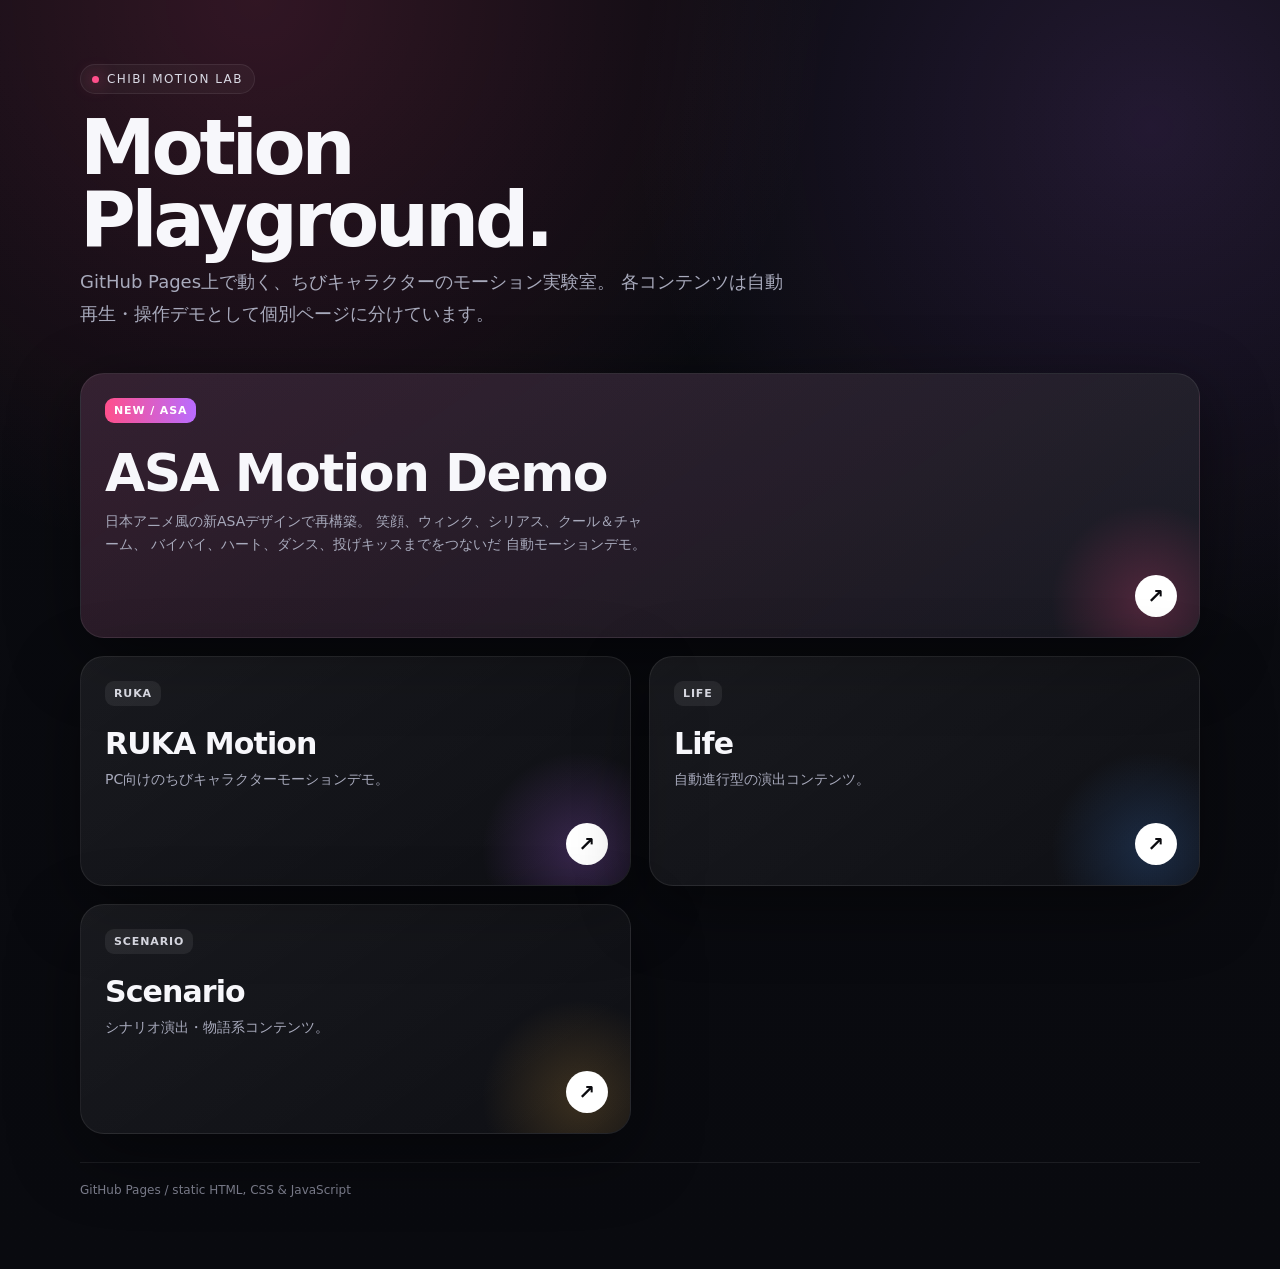
<file: index.html>
<!doctype html>
<html lang="ja">
<head>
  <meta charset="utf-8" />
  <meta name="viewport" content="width=device-width, initial-scale=1, viewport-fit=cover" />
  <meta name="theme-color" content="#0b0b0f" />
  <title>CHIBI MOTION LAB</title>
  <style>
    :root{
      --bg:#090a0f;
      --panel:#12141c;
      --panel2:#171a24;
      --text:#f7f7fb;
      --muted:#a8aabc;
      --line:rgba(255,255,255,.08);
      --accent:#ff4f8b;
      --accent2:#b96cff;
      --shadow:0 20px 70px rgba(0,0,0,.45);
    }
    *{box-sizing:border-box}
    html,body{margin:0;min-height:100%;background:var(--bg);color:var(--text);font-family:
      Inter,ui-sans-serif,system-ui,-apple-system,BlinkMacSystemFont,"Segoe UI","Noto Sans JP",sans-serif}
    body{
      min-height:100svh;
      background:
        radial-gradient(circle at 20% 0%, rgba(255,79,139,.16), transparent 35%),
        radial-gradient(circle at 90% 10%, rgba(185,108,255,.14), transparent 32%),
        linear-gradient(180deg,#0a0b10 0%,#090a0f 100%);
    }
    a{color:inherit;text-decoration:none}
    .wrap{width:min(1120px,92vw);margin:0 auto;padding:64px 0 72px}
    .eyebrow{
      display:inline-flex;align-items:center;gap:8px;
      padding:7px 11px;border:1px solid var(--line);
      border-radius:999px;color:#d9d9e4;background:rgba(255,255,255,.035);
      font-size:12px;letter-spacing:.12em;text-transform:uppercase
    }
    .dot{width:7px;height:7px;border-radius:50%;background:var(--accent);box-shadow:0 0 18px var(--accent)}
    h1{
      margin:18px 0 10px;font-size:clamp(36px,7vw,76px);line-height:.95;
      letter-spacing:-.055em;font-weight:900
    }
    .lead{
      max-width:720px;margin:0;color:var(--muted);font-size:clamp(14px,2.5vw,18px);line-height:1.75
    }
    .grid{
      display:grid;grid-template-columns:repeat(2,minmax(0,1fr));
      gap:18px;margin-top:44px
    }
    .card{
      position:relative;overflow:hidden;min-height:230px;padding:24px;
      border:1px solid var(--line);border-radius:24px;
      background:linear-gradient(145deg,rgba(255,255,255,.065),rgba(255,255,255,.025));
      box-shadow:var(--shadow);
      transition:transform .22s ease,border-color .22s ease,background .22s ease;
      isolation:isolate
    }
    .card:hover{
      transform:translateY(-4px);
      border-color:rgba(255,255,255,.18);
      background:linear-gradient(145deg,rgba(255,255,255,.09),rgba(255,255,255,.035))
    }
    .card::before{
      content:"";position:absolute;inset:auto -55px -70px auto;width:210px;height:210px;border-radius:50%;
      background:radial-gradient(circle,rgba(255,79,139,.24),transparent 66%);z-index:-1
    }
    .card.purple::before{background:radial-gradient(circle,rgba(185,108,255,.24),transparent 66%)}
    .card.blue::before{background:radial-gradient(circle,rgba(75,150,255,.20),transparent 66%)}
    .card.gold::before{background:radial-gradient(circle,rgba(255,188,75,.18),transparent 66%)}
    .tag{
      display:inline-block;padding:6px 9px;border-radius:9px;background:rgba(255,255,255,.07);
      color:#d5d6df;font-size:11px;font-weight:700;letter-spacing:.08em
    }
    .card h2{margin:20px 0 7px;font-size:30px;letter-spacing:-.03em}
    .card p{margin:0;color:var(--muted);line-height:1.65;font-size:14px;max-width:34rem}
    .go{
      position:absolute;right:22px;bottom:20px;width:42px;height:42px;border-radius:50%;
      display:grid;place-items:center;background:#fff;color:#0b0b0f;font-size:20px;font-weight:900
    }
    .asa{
      grid-column:1/-1;min-height:265px;
      background:
        linear-gradient(145deg,rgba(255,79,139,.13),rgba(255,255,255,.025)),
        linear-gradient(180deg,var(--panel2),var(--panel));
    }
    .asa h2{font-size:clamp(34px,5vw,52px)}
    .new{
      color:white;background:linear-gradient(90deg,var(--accent),var(--accent2));
      border:0
    }
    footer{
      margin-top:28px;padding-top:20px;border-top:1px solid var(--line);
      color:#7f8190;font-size:12px
    }
    @media (max-width:760px){
      .wrap{padding:38px 0 54px}
      .grid{grid-template-columns:1fr;gap:14px;margin-top:32px}
      .asa{grid-column:auto}
      .card{min-height:200px;padding:20px;border-radius:20px}
      .asa{min-height:230px}
      .card h2{font-size:27px}
      .go{right:18px;bottom:18px}
    }
  </style>
</head>
<body>
  <main class="wrap">
    <div class="eyebrow"><span class="dot"></span> CHIBI MOTION LAB</div>
    <h1>Motion<br>Playground.</h1>
    <p class="lead">
      GitHub Pages上で動く、ちびキャラクターのモーション実験室。
      各コンテンツは自動再生・操作デモとして個別ページに分けています。
    </p>

    <section class="grid">
      <a class="card asa" href="./asa-chibi-motion-demo/">
        <span class="tag new">NEW / ASA</span>
        <h2>ASA Motion Demo</h2>
        <p>
          日本アニメ風の新ASAデザインで再構築。
          笑顔、ウィンク、シリアス、クール＆チャーム、
          バイバイ、ハート、ダンス、投げキッスまでをつないだ
          自動モーションデモ。
        </p>
        <span class="go" aria-hidden="true">↗</span>
      </a>

      <a class="card purple" href="./ruka-motion-pc/">
        <span class="tag">RUKA</span>
        <h2>RUKA Motion</h2>
        <p>PC向けのちびキャラクターモーションデモ。</p>
        <span class="go" aria-hidden="true">↗</span>
      </a>

      <a class="card blue" href="./life/">
        <span class="tag">LIFE</span>
        <h2>Life</h2>
        <p>自動進行型の演出コンテンツ。</p>
        <span class="go" aria-hidden="true">↗</span>
      </a>

      <a class="card gold" href="./scenario/">
        <span class="tag">SCENARIO</span>
        <h2>Scenario</h2>
        <p>シナリオ演出・物語系コンテンツ。</p>
        <span class="go" aria-hidden="true">↗</span>
      </a>
    </section>

    <footer>
      GitHub Pages / static HTML, CSS & JavaScript
    </footer>
  </main>
</body>
</html>
</file>
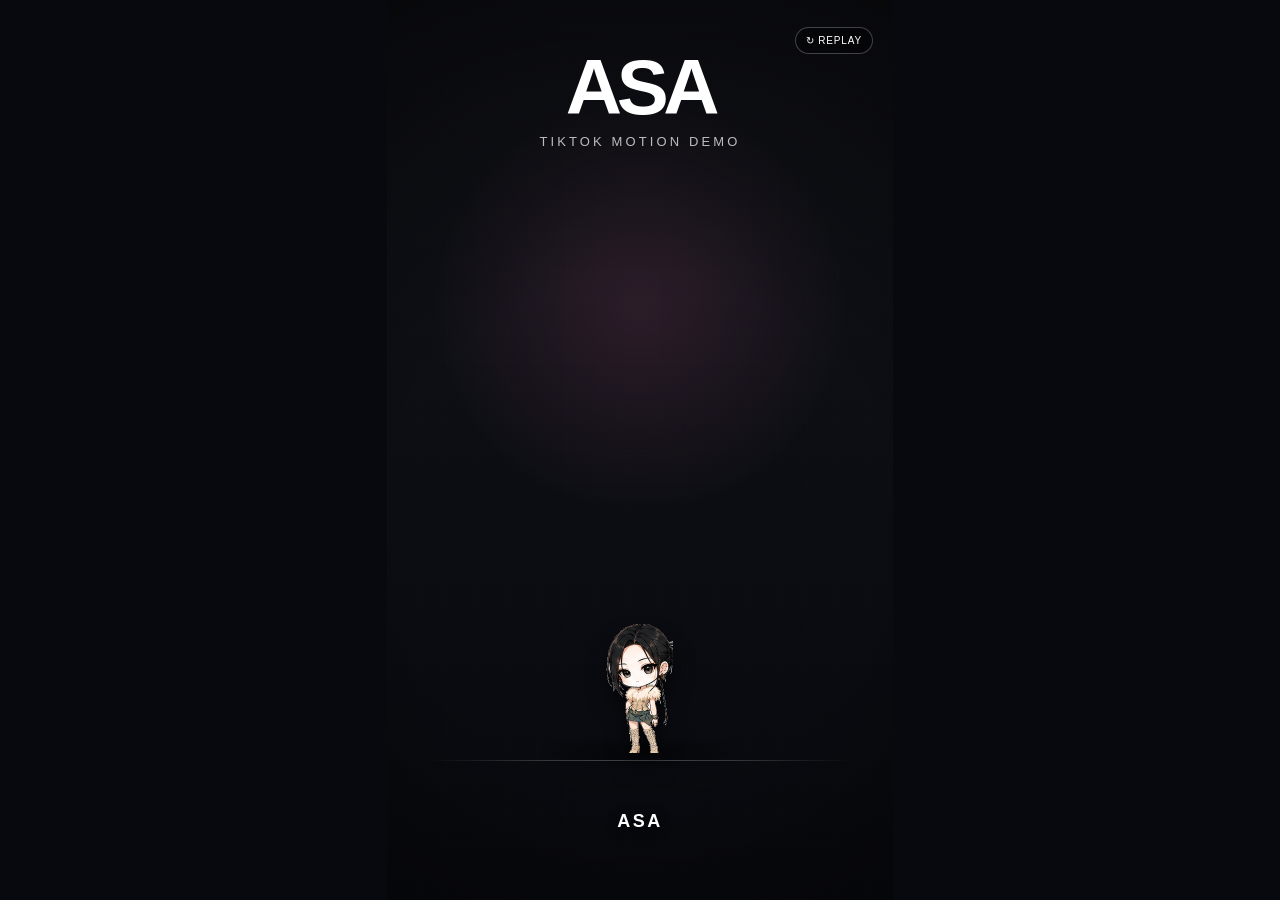
<file: asa-chibi-motion-demo/index.html>
<!doctype html>
<html lang="ja">
<head>
<meta charset="utf-8">
<meta name="viewport" content="width=device-width,initial-scale=1,viewport-fit=cover">
<meta name="theme-color" content="#090a10">
<title>ASA Motion Demo</title>
<style>
*{box-sizing:border-box}
html,body{margin:0;width:100%;height:100%;overflow:hidden;background:#08090e;font-family:Arial,"Noto Sans JP",sans-serif}
body{display:grid;place-items:center}
#stage{
  position:relative;width:min(100vw,56.25svh);height:100svh;overflow:hidden;color:#fff;
  background:
    radial-gradient(circle at 50% 34%, rgba(255,123,173,.12), transparent 32%),
    linear-gradient(180deg,#13141b 0%, #0c0d13 56%, #08090e 100%);
}
#stage::before{
  content:"";position:absolute;inset:0;opacity:.24;pointer-events:none;
  background:
    linear-gradient(90deg, rgba(255,255,255,.03) 1px, transparent 1px),
    linear-gradient(rgba(255,255,255,.03) 1px, transparent 1px);
  background-size:30px 30px;
}
#stage::after{
  content:"";position:absolute;inset:0;pointer-events:none;
  background:radial-gradient(circle at 50% 58%, transparent 42%, rgba(0,0,0,.62) 100%);
}
#header{
  position:absolute;z-index:12;left:0;right:0;top:max(5.8%,calc(env(safe-area-inset-top) + 18px));
  display:flex;flex-direction:column;align-items:center;gap:12px;text-align:center;pointer-events:none;
}
#logo{font-size:clamp(46px,13vw,78px);font-weight:900;line-height:.9;letter-spacing:-.07em}
#sub{font-size:clamp(10px,2.5vw,13px);letter-spacing:.24em;color:#ffffffb8}
#actorWrap{
  position:absolute;left:50%;bottom:13.4%;transform:translateX(-50%);
  width:min(92vw,500px);aspect-ratio:1/1;z-index:5;
}
#physics,#breath{position:absolute;inset:0;transform-origin:50% 88%}
#breath{animation:breathe 2.7s ease-in-out infinite}
#actor{
  position:absolute;inset:0;width:100%;height:100%;
  object-fit:contain;object-position:center bottom;
  filter:drop-shadow(0 14px 10px rgba(0,0,0,.54));user-select:none;-webkit-user-drag:none;
}
@keyframes breathe{
  0%,100%{transform:translateY(0) scale(1)}
  36%{transform:translateY(-1.5px) scale(1.002,.999)}
  72%{transform:translateY(-.25px) scale(.999,1.001)}
}
#shadow{
  position:absolute;left:50%;bottom:15%;transform:translateX(-50%);
  width:min(35vw,190px);height:min(4.5vw,24px);z-index:4;border-radius:999px;
  background:radial-gradient(ellipse at center, rgba(0,0,0,.42) 0%, rgba(0,0,0,.2) 58%, transparent 82%);
  filter:blur(2px);opacity:.92;
}
.floor{
  position:absolute;left:8%;right:8%;bottom:15.4%;height:1px;z-index:2;
  background:linear-gradient(90deg,transparent,rgba(255,255,255,.33),transparent);
  box-shadow:0 0 20px rgba(255,255,255,.09);
}
#caption{
  position:absolute;z-index:12;left:7%;right:7%;bottom:max(7.6%,calc(env(safe-area-inset-bottom) + 18px));
  text-align:center;font-size:clamp(12px,3.5vw,18px);font-weight:900;letter-spacing:.14em;text-shadow:0 3px 12px #000;
}
#flash{
  position:absolute;inset:0;pointer-events:none;z-index:11;opacity:0;
  background:radial-gradient(circle at 50% 44%, rgba(255,255,255,.94) 0%, rgba(255,255,255,.55) 10%, rgba(255,202,225,.18) 22%, transparent 40%);
}
#fx{position:absolute;inset:0;z-index:7;pointer-events:none}
.fx{position:absolute;font-size:clamp(16px,4.4vw,24px);opacity:0;animation:floatFx 1.6s ease-out forwards}
@keyframes floatFx{
  0%{opacity:0;transform:translateY(10px) scale(.72)}
  24%{opacity:.9}
  100%{opacity:0;transform:translateY(-48px) scale(1.02) rotate(6deg)}
}
.spark{position:absolute;width:4px;height:4px;border-radius:50%;background:rgba(255,255,255,.58);opacity:0;animation:spark .82s ease-out forwards}
@keyframes spark{
  0%{opacity:.72;transform:scale(.7)}
  100%{opacity:0;transform:translate(var(--dx),var(--dy)) scale(.1)}
}
#replay{
  position:absolute;z-index:15;top:max(3%,calc(env(safe-area-inset-top) + 8px));right:4%;
  border:1px solid rgba(255,255,255,.24);background:rgba(0,0,0,.34);color:#fff;
  padding:7px 10px;border-radius:999px;font-size:10px;letter-spacing:.08em;cursor:pointer;
}
@media(max-width:430px){
  #actorWrap{width:min(94vw,430px);bottom:12.9%}
  #shadow{width:min(39vw,176px);height:min(5vw,22px);bottom:14.5%}
  .floor{bottom:15%}
}
</style>
</head>
<body>
<main id="stage">
  <div id="header"><div id="logo">ASA</div><div id="sub">TIKTOK MOTION DEMO</div></div>
  <div id="actorWrap"><div id="physics"><div id="breath"><img id="actor" src="assets/idle.png" alt="ASA"></div></div></div>
  <div id="shadow"></div><div id="flash"></div><div id="fx"></div><div class="floor"></div>
  <div id="caption">READY...</div>
  <button id="replay" type="button">↻ REPLAY</button>
</main>
<script>
const actor=document.querySelector("#actor"),physics=document.querySelector("#physics"),shadow=document.querySelector("#shadow"),
caption=document.querySelector("#caption"),flash=document.querySelector("#flash"),fx=document.querySelector("#fx"),stage=document.querySelector("#stage");
const IMG={idle:"assets/idle.png",smile:"assets/smile.png",wink:"assets/wink.png",serious:"assets/serious.png",charm:"assets/charm.png",wave:"assets/wave.png",heart:"assets/heart.png",kiss:"assets/kiss.png",dance1:"assets/dance1.png",dance2:"assets/dance2.png",dance3:"assets/dance3.png"};
Object.values(IMG).forEach(src=>{const i=new Image();i.src=src});
let timers=[],danceTimer=null,current="idle";
function later(ms,fn){const id=setTimeout(fn,ms);timers.push(id);return id}
function clearAll(){timers.forEach(clearTimeout);timers=[];if(danceTimer){clearInterval(danceTimer);danceTimer=null}}
function say(t){caption.style.opacity=.18;later(90,()=>{caption.textContent=t;caption.style.opacity=1;});}
function flashPose(){flash.animate([{opacity:0},{opacity:.2,offset:.22},{opacity:.08,offset:.52},{opacity:0}],{duration:220,easing:"ease-out",fill:"forwards"});}
function setPose(name){if(current===name)return;flashPose();later(115,()=>{actor.src=IMG[name];current=name;});}
function sideFx(symbol,count=2,side="right",top=52){for(let i=0;i<count;i++){later(i*180,()=>{const e=document.createElement("span");e.className="fx";e.textContent=symbol;const left=side==="left"||(side==="both"&&i%2===0);e.style.left=left?(11+Math.random()*8)+"%":(81+Math.random()*8)+"%";e.style.top=(top+Math.random()*10)+"%";fx.appendChild(e);setTimeout(()=>e.remove(),1650);});}}
function footSpark(dir=1){for(let i=0;i<2;i++){const e=document.createElement("span");e.className="spark";e.style.left=(48.5+Math.random()*4.5)+"%";e.style.top=(80+Math.random()*1.8)+"%";e.style.setProperty("--dx",(dir*(6+Math.random()*8))+"px");e.style.setProperty("--dy",(-2.4-Math.random()*5.2)+"px");fx.appendChild(e);setTimeout(()=>e.remove(),860);}}
function poseMotion({hop=0,tilt=0,duration=920}={}){physics.animate([{transform:"translateY(0) scale(1) rotate(0deg)"},{transform:`translateY(2px) scale(1.012,.988) rotate(${tilt*.18}deg)`,offset:.24},{transform:`translateY(${-hop}px) scale(.994,1.008) rotate(${tilt}deg)`,offset:.58},{transform:`translateY(.5px) scale(1.003,.999) rotate(${-tilt*.12}deg)`,offset:.84},{transform:"translateY(0) scale(1) rotate(0deg)"}],{duration,easing:"cubic-bezier(.24,.72,.24,1)",fill:"forwards"});shadow.animate([{transform:"translateX(-50%) scale(1)",opacity:.92},{transform:"translateX(-50%) scale(.88,.90)",opacity:.62,offset:.46},{transform:"translateX(-50%) scale(1.03,1.01)",opacity:.94,offset:.84},{transform:"translateX(-50%) scale(1)",opacity:.92}],{duration,easing:"ease-out",fill:"forwards"});}
function attention(dir=1,duration=1020){physics.animate([{transform:"translateX(0) rotate(0)"},{transform:`translateX(${dir*3}px) rotate(${dir*1.05}deg)`,offset:.40},{transform:`translateX(${-dir}px) rotate(${-dir*.35}deg)`,offset:.76},{transform:"translateX(0) rotate(0)"}],{duration,easing:"ease-in-out",fill:"forwards"});}
function danceLoop(){const seq=["dance1","dance2","dance3","dance2"],x=[-4,4,-2,3],r=[-2.0,1.9,-1.2,1.5];let i=0;function beat(){const n=i%seq.length;setPose(seq[n]);later(130,()=>footSpark(x[n]>=0?1:-1));physics.animate([{transform:"translate(0,0) rotate(0) scale(1)"},{transform:`translate(${x[n]*.16}px,1.2px) rotate(${r[n]*.18}deg) scale(1.01,.99)`,offset:.25},{transform:`translate(${x[n]}px,-2.7px) rotate(${r[n]}deg) scale(.997,1.005)`,offset:.58},{transform:`translate(${x[n]*.38}px,0) rotate(${r[n]*.34}deg)`,offset:.84},{transform:"translate(0,0) rotate(0) scale(1)"}],{duration:1220,easing:"cubic-bezier(.24,.72,.24,1)",fill:"forwards"});shadow.animate([{transform:"translateX(-50%) scale(1)",opacity:.92},{transform:`translateX(calc(-50% + ${x[n]*.26}px)) scale(.95,.91)`,opacity:.74,offset:.52},{transform:"translateX(-50%) scale(1.01,.99)",opacity:.90}],{duration:1220,easing:"ease-in-out",fill:"forwards"});i++;}beat();danceTimer=setInterval(beat,1380);}
function reset(){clearAll();fx.innerHTML="";current="idle";actor.src=IMG.idle;caption.textContent="READY...";flash.style.opacity=0;stage.style.opacity=1;}
function run(){reset();say("ASA");poseMotion({hop:3,tilt:0,duration:900});
later(2500,()=>{say("SMILE");setPose("smile");poseMotion({hop:4.2,tilt:-.5,duration:900});sideFx("✦",2,"right");later(1100,()=>attention(-1));});
later(5500,()=>{say("WINK!");setPose("wink");poseMotion({hop:2.2,tilt:1.0,duration:900});sideFx("♡",2,"left");later(1100,()=>attention(1));});
later(8500,()=>{say("SERIOUS MODE");setPose("serious");poseMotion({hop:0,tilt:0,duration:980});later(1180,()=>attention(-1));});
later(11400,()=>{say("COOL & CHARM");setPose("charm");poseMotion({hop:2.0,tilt:-.8,duration:980});sideFx("✧",2,"right");later(1200,()=>attention(-1));});
later(14600,()=>{say("BYE BYE ♡");setPose("wave");poseMotion({hop:2.8,tilt:-.7,duration:980});sideFx("♡",2,"right");later(1350,()=>attention(1));later(2550,()=>attention(-1));});
later(18500,()=>{say("MAKE A HEART");setPose("heart");poseMotion({hop:6.0,tilt:0,duration:1040});sideFx("♥",2,"both");});
later(22900,()=>{say("DANCE MODE");danceLoop();sideFx("♪",2,"left",67);later(3400,()=>sideFx("♪",2,"right",67));later(6900,()=>sideFx("♪",2,"left",67));});
later(32700,()=>{if(danceTimer){clearInterval(danceTimer);danceTimer=null;}say("KISS ♥");setPose("kiss");poseMotion({hop:3.8,tilt:-.9,duration:1020});sideFx("♥",2,"left");later(1250,()=>attention(-1));});
later(36400,()=>{say("ASA");setPose("heart");poseMotion({hop:7.0,tilt:0,duration:1080});sideFx("♥",2,"both");later(1400,()=>attention(1));});
later(40100,()=>{stage.animate([{opacity:1},{opacity:0}],{duration:520,easing:"linear",fill:"forwards"});});}
document.querySelector("#replay").addEventListener("click",run);run();
</script>
</body>
</html>
</file>
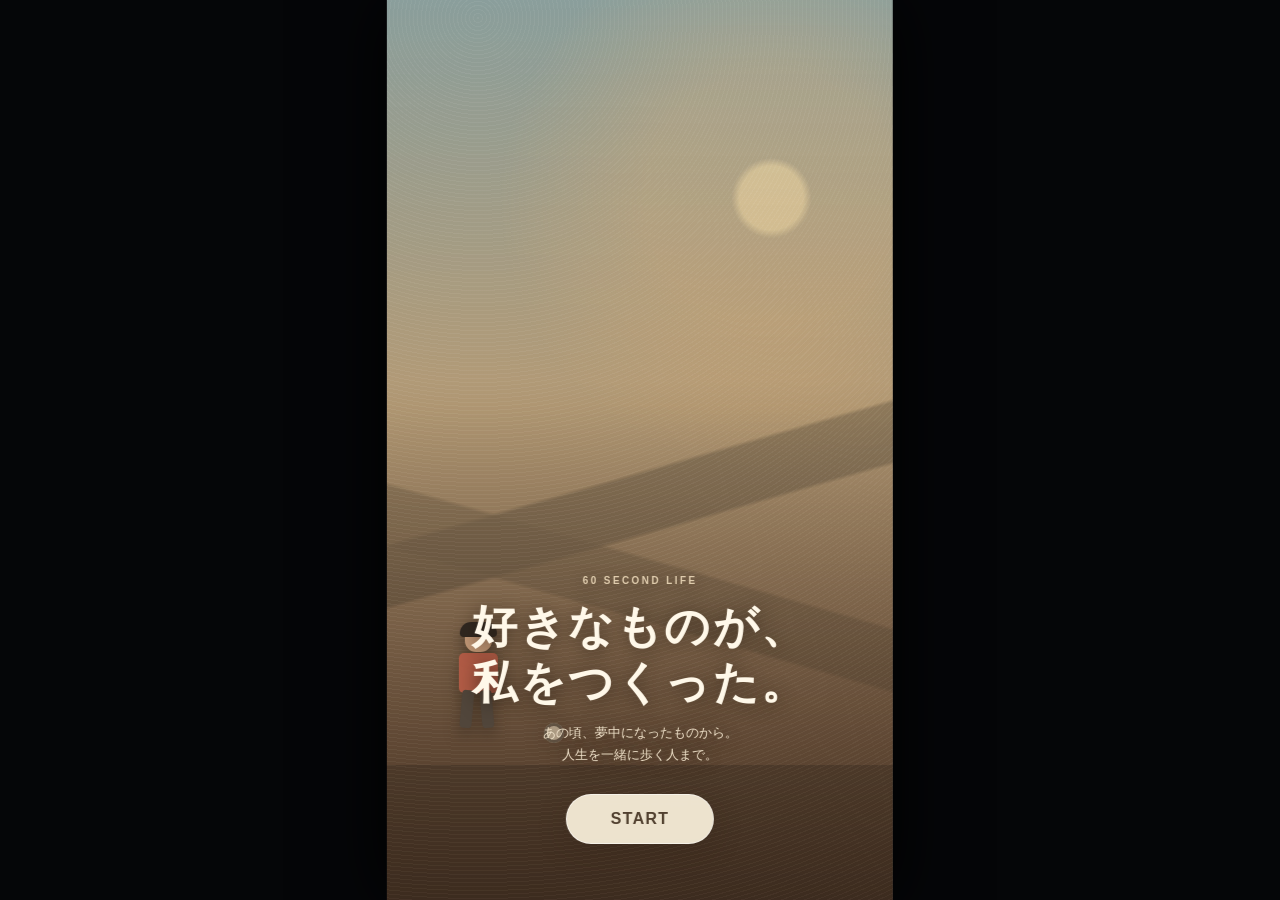
<file: life/index.html>
<!doctype html>
<html lang="ja">
<head>
<meta charset="utf-8">
<meta name="viewport" content="width=device-width,initial-scale=1,maximum-scale=1,user-scalable=no,viewport-fit=cover">
<meta name="theme-color" content="#6f5a47">
<title>60 SECOND LIFE</title>
<style>
:root{--safe-top:max(18px,env(safe-area-inset-top));--safe-bottom:max(14px,env(safe-area-inset-bottom))}
*{box-sizing:border-box}
html,body{margin:0;width:100%;height:100%;overflow:hidden;background:#050608;color:#fff;font-family:-apple-system,BlinkMacSystemFont,"Hiragino Sans","Yu Gothic",sans-serif}
button{font:inherit}
#app{position:fixed;inset:0;width:100vw;height:100dvh;overflow:hidden;background:#15171b;isolation:isolate}

/* WORLD */
.world{position:absolute;left:0;right:0;top:30%;bottom:0;z-index:1;overflow:hidden}
#sky{position:absolute;inset:0 0 43%;background:linear-gradient(#22262d,#5a5d63);transition:background 1.4s ease}
#sun{position:absolute;width:64px;height:64px;border-radius:50%;top:10%;right:11%;background:#d7d7d7;opacity:.28;transition:1.4s ease}
#mountains{position:absolute;left:-10%;right:-10%;bottom:40%;height:29%;background:#3a3d43;clip-path:polygon(0 100%,10% 65%,22% 80%,37% 27%,53% 76%,68% 43%,82% 72%,100% 42%,100% 100%);transition:background 1.4s ease}
#ground{position:absolute;inset:55% 0 0;background:#32343a;transition:background 1.4s ease}
#road{position:absolute;left:50%;bottom:-9%;width:138%;height:54%;transform:translateX(-50%);background:#565960;clip-path:polygon(42% 0,58% 0,79% 100%,21% 100%);transition:background 1.4s ease}
#road:after{content:"";position:absolute;left:49.4%;top:0;width:1.2%;height:100%;background:repeating-linear-gradient(to bottom,#eee 0 24px,transparent 24px 48px);opacity:.26}

/* special scene layers */
.scene-layer{position:absolute;inset:0;opacity:0;transition:opacity 1s ease;pointer-events:none}
#heroBeam{background:radial-gradient(ellipse at 50% 27%,rgba(255,255,255,.78),rgba(255,255,255,0) 27%)}
#giant{position:absolute;left:50%;top:8%;width:96px;height:195px;transform:translateX(-50%);filter:drop-shadow(0 0 20px rgba(255,92,82,.62))}
#giant .head{position:absolute;left:31px;top:0;width:34px;height:38px;background:#e7e7e7;border-radius:50% 50% 42% 42%}
#giant .body{position:absolute;left:21px;top:34px;width:54px;height:102px;background:linear-gradient(90deg,#ddd 0 31%,#d84d47 31% 69%,#ddd 69%);clip-path:polygon(18% 0,82% 0,100% 20%,76% 100%,24% 100%,0 20%)}
#giant .arm{position:absolute;top:44px;width:16px;height:94px;background:#ddd;border-radius:12px;transform-origin:top}.ga1{left:12px;transform:rotate(18deg)}.ga2{right:12px;transform:rotate(-18deg)}
#stadium .field{position:absolute;left:6%;right:6%;bottom:7%;height:31%;border:4px solid rgba(255,255,255,.8);border-radius:48%;background:repeating-linear-gradient(90deg,#2f9d50 0 32px,#35a857 32px 64px)}
#stadium .goal{position:absolute;right:10%;bottom:18%;width:27%;height:15%;border:4px solid #fff;border-bottom:none}
#ball{position:absolute;width:34px;height:34px;border-radius:50%;background:#f6f6f6;left:82%;bottom:21%;opacity:0;box-shadow:inset 0 0 0 5px #111;transition:transform 4.6s cubic-bezier(.2,.75,.25,1),opacity .35s}
#scriptWorld .paper{position:absolute;padding:10px 14px;border:1px solid rgba(255,255,255,.7);background:rgba(9,10,14,.84);border-radius:10px;font-size:13px;font-weight:800;box-shadow:0 10px 24px #0007}
#scriptWorld .p1{left:7%;top:24%;transform:rotate(-8deg)}#scriptWorld .p2{right:7%;top:29%;transform:rotate(7deg)}#scriptWorld .p3{left:36%;top:18%;transform:rotate(3deg)}
#scriptWorld .branch{position:absolute;left:50%;bottom:17%;width:5px;height:29%;background:#f2f2f2;transform-origin:bottom}.b1{transform:rotate(-25deg)}.b2{transform:rotate(25deg)}
#finalGlow{background:radial-gradient(circle at 50% 69%,rgba(255,211,159,.28),transparent 38%)}

/* CHARACTER: the sprite itself grows by phase */
.character{position:absolute;bottom:15%;z-index:8;width:70px;height:132px;filter:drop-shadow(0 9px 4px rgba(0,0,0,.42));transition:left 1.2s ease,opacity 1.2s ease,transform 1.8s cubic-bezier(.2,.8,.2,1)}
.character.player{left:42%;transform:translateX(-50%)}
.character.partner{left:59%;opacity:0;transform:translateX(35px) scale(.98)}
.sprite{position:absolute;left:50%;bottom:0;width:60px;height:120px;transform-origin:bottom center;transition:transform 1.8s cubic-bezier(.18,.82,.2,1)}
.sprite span{position:absolute;display:block;transition:all 1.2s ease}
.sprite .head{left:16px;top:7px;width:28px;height:28px;background:#d3aa8f;border-radius:5px;z-index:3}
.sprite .hair{left:11px;top:0;width:38px;height:17px;background:#17181b;border-radius:10px 10px 3px 3px;z-index:4}
.sprite .torso{left:9px;top:34px;width:42px;height:47px;background:#595c63;border-radius:5px;z-index:2}
.sprite .arm{top:41px;width:10px;height:42px;background:#d3aa8f;border-radius:6px;transform-origin:top}.sprite .al{left:3px}.sprite .ar{right:3px}
.sprite .leg{top:77px;width:14px;height:41px;background:#2b2e34;border-radius:4px;transform-origin:top}.sprite .ll{left:12px}.sprite .lr{right:12px}
.sprite .scarf{left:5px;top:29px;width:50px;height:9px;background:#e44742;border-radius:4px;opacity:0;transform:rotate(-6deg)}
.sprite .boot{display:none}
.partner .sprite .torso{background:#76586c}.partner .sprite .hair{height:24px;border-radius:12px 12px 8px 8px}

/* walking animations only affect limbs/bob, never growth scale */
.walk .sprite{animation:bob .5s infinite alternate ease-in-out}
.walk .ll{animation:legF .5s infinite alternate}.walk .lr{animation:legB .5s infinite alternate}.walk .al{animation:armB .5s infinite alternate}.walk .ar{animation:armF .5s infinite alternate}
@keyframes bob{to{bottom:3px}}@keyframes legF{to{transform:rotate(23deg)}}@keyframes legB{to{transform:rotate(-23deg)}}@keyframes armF{to{transform:rotate(18deg)}}@keyframes armB{to{transform:rotate(-18deg)}}

/* growth stages */
.phase-intro .player .sprite,.phase-hero .player .sprite{transform:translateX(-50%) scale(.68)}
.phase-intro .player .head,.phase-hero .player .head{transform:scale(1.16);transform-origin:center bottom}
.phase-intro .player .torso,.phase-hero .player .torso{top:36px;height:40px}
.phase-intro .player .leg,.phase-hero .player .leg{top:73px;height:33px}
.phase-hero .player .scarf{opacity:1}

.phase-soccer .player .sprite{transform:translateX(-50%) scale(.80)}
.phase-soccer .player .head{transform:scale(1.08);transform-origin:center bottom}
.phase-soccer .player .torso{background:#286ca3}
.phase-soccer .player .leg{height:44px}

.phase-script .player .sprite{transform:translateX(-50%) scale(.93)}
.phase-script .player .head{transform:scale(1.02)}
.phase-script .player .torso{background:#30354b;height:50px}
.phase-script .player .leg{top:80px;height:45px}

.phase-wife .player .sprite,.phase-final .player .sprite{transform:translateX(-50%) scale(1.04)}
.phase-wife .player .torso,.phase-final .player .torso{background:#30354b;height:52px}
.phase-wife .player .leg,.phase-final .player .leg{top:82px;height:47px}
.phase-wife .player,.phase-final .player{left:42%}
.phase-wife .partner,.phase-final .partner{opacity:1;transform:translateX(0) scale(1)}

/* copy area: fixed independent layer, manually line-broken */
.copy-zone{position:absolute;z-index:30;left:0;right:0;top:0;height:30%;padding:calc(var(--safe-top) + 7px) 7% 16px;pointer-events:none;background:linear-gradient(180deg,#080a0f 0%,#0b0e14 88%,#11151d 100%);border-bottom:1px solid rgba(255,255,255,.10);display:flex;align-items:center}
.copy{width:100%;max-width:620px;margin:0 auto;text-shadow:none}
.eyebrow{font-size:10px;line-height:1.2;letter-spacing:.18em;font-weight:900;opacity:.76;white-space:nowrap}
.copy h1{margin:8px 0 7px;font-size:clamp(23px,6.1vw,38px);line-height:1.24;letter-spacing:.005em;font-weight:900;color:#fff}
.copy p{margin:0;font-size:clamp(12.5px,3.15vw,17px);line-height:1.55;font-weight:700;color:#cfd4dc}
.line{display:block;white-space:nowrap}

/* age indicator reinforces growth without clutter */
#ageTag{position:absolute;z-index:22;left:7%;bottom:6.5%;font-size:10px;font-weight:900;letter-spacing:.16em;opacity:.62;text-shadow:0 2px 8px #000;transition:opacity .5s}
.icons{position:absolute;z-index:18;right:5%;top:8%;display:grid;gap:8px}.icon{width:38px;height:38px;border-radius:50%;display:grid;place-items:center;background:rgba(5,6,8,.64);border:1px solid rgba(255,255,255,.16);font-size:13px;font-weight:900;opacity:0;transform:scale(.5);transition:.5s}
#progress{position:absolute;z-index:40;left:7%;right:7%;bottom:var(--safe-bottom);height:3px;background:rgba(255,255,255,.15)}#bar{height:100%;width:0;background:#fff}

.overlay{position:absolute;z-index:100;inset:0;display:flex;flex-direction:column;justify-content:center;align-items:center;text-align:center;padding:12% 9%;background:linear-gradient(rgba(5,6,8,.94),rgba(5,6,8,.99));transition:opacity .6s}.overlay.hidden{opacity:0;pointer-events:none}.kicker{font-size:10px;letter-spacing:.24em;font-weight:900;opacity:.65}.overlay h2{margin:14px 0 10px;font-size:clamp(28px,7.3vw,46px);line-height:1.24}.overlay p{margin:0;max-width:520px;color:#c9c9c9;line-height:1.7;font-size:14px}.overlay .line{white-space:normal}.overlay button{margin-top:28px;border:0;border-radius:999px;padding:15px 44px;background:#fff;color:#111;font-weight:900;letter-spacing:.08em;box-shadow:0 10px 30px rgba(0,0,0,.3)}

/* nostalgic opening: warm memory instead of a black title card */
.overlay{overflow:hidden}
#start{
  justify-content:flex-end;
  padding:0 9% max(11%,calc(var(--safe-bottom) + 42px));
  color:#fff8e9;
  background:
    linear-gradient(to bottom,rgba(72,48,32,.03) 0%,rgba(72,48,32,.12) 42%,rgba(42,28,20,.72) 100%),
    radial-gradient(circle at 76% 22%,rgba(255,224,164,.62) 0 4%,rgba(255,190,116,.22) 5% 16%,transparent 34%),
    linear-gradient(180deg,#8ca2a0 0%,#c3aa82 45%,#8b6547 100%);
}
#start:before{
  content:"";position:absolute;inset:0;pointer-events:none;opacity:.34;
  background:
    linear-gradient(to top,rgba(44,35,25,.92) 0 15%,transparent 15%),
    linear-gradient(164deg,transparent 0 52%,rgba(52,45,34,.82) 52.4% 58%,transparent 58.4%),
    linear-gradient(196deg,transparent 0 60%,rgba(62,52,37,.7) 60.4% 66%,transparent 66.4%);
}
#start:after{
  content:"";position:absolute;inset:-30%;pointer-events:none;opacity:.22;mix-blend-mode:soft-light;
  background-image:repeating-radial-gradient(circle at 30% 20%,rgba(255,255,255,.55) 0 1px,transparent 1px 4px);
  animation:filmGrain .24s steps(2) infinite;
}
#start .memory-child{position:absolute;z-index:1;left:12%;bottom:19%;width:58px;height:104px;filter:drop-shadow(0 8px 8px rgba(30,20,12,.38))}
#start .memory-child span{position:absolute;display:block}
#start .memory-child .mh{left:17px;top:0;width:27px;height:27px;border-radius:46% 46% 42% 42%;background:#c49a78}
#start .memory-child .mhair{left:12px;top:-3px;width:37px;height:15px;border-radius:12px 12px 4px 4px;background:#302820}
#start .memory-child .mbody{left:11px;top:28px;width:39px;height:40px;border-radius:5px;background:#b25c46}
#start .memory-child .mleg{top:65px;width:12px;height:38px;border-radius:4px;background:#51463b}.memory-child .ml1{left:13px;transform:rotate(5deg)}.memory-child .ml2{right:13px;transform:rotate(-5deg)}
#start .memory-ball{position:absolute;z-index:1;left:31%;bottom:17.5%;width:20px;height:20px;border-radius:50%;background:#d8c9ad;box-shadow:inset 0 0 0 3px rgba(57,48,39,.7);opacity:.72}
#start .opening-copy{position:relative;z-index:3;width:100%;text-shadow:0 2px 18px rgba(37,24,16,.65)}
#start .kicker{color:#f2dfbf;opacity:.86}
#start h2{font-family:"Yu Mincho","Hiragino Mincho ProN",serif;font-weight:700;letter-spacing:.05em;font-size:clamp(29px,7.5vw,45px)}
#start p{color:#f1e3cb;font-family:"Yu Mincho","Hiragino Mincho ProN",serif;font-size:13px}
#start button{background:rgba(255,247,226,.9);color:#51402f;border:1px solid rgba(255,255,255,.55);box-shadow:0 9px 28px rgba(48,31,19,.25);backdrop-filter:blur(4px)}
@keyframes filmGrain{0%{transform:translate(0,0)}25%{transform:translate(1.2%,-.8%)}50%{transform:translate(-.8%,1%)}75%{transform:translate(.6%,.8%)}100%{transform:translate(-.5%,-.6%)}}

/* phases */
.phase-hero #sky{background:linear-gradient(#243349,#a66d65)}.phase-hero #sun{background:#ffd7b6;opacity:.9;box-shadow:0 0 45px #ff9d75}.phase-hero #mountains{background:#555268}.phase-hero #road{background:#5b494f}.phase-hero #heroBeam{opacity:1}.phase-hero #iHero{opacity:1;transform:scale(1)}
.phase-soccer #sky{background:linear-gradient(#58a6df,#bce9ff)}.phase-soccer #sun{background:#fff1a1;opacity:1;box-shadow:0 0 40px #ffe97b}.phase-soccer #mountains{background:#559264}.phase-soccer #ground{background:#3f8c55}.phase-soccer #road{background:#477a50}.phase-soccer #stadium{opacity:1}.phase-soccer #ball{opacity:1;transform:translateX(-260px) rotate(-600deg)}.phase-soccer #iHero,.phase-soccer #iBall{opacity:1;transform:scale(1)}
.phase-script #sky{background:linear-gradient(#161b2b,#433c61)}.phase-script #sun{opacity:.1}.phase-script #mountains{background:#2d3140}.phase-script #ground{background:#232632}.phase-script #road{background:#383b49}.phase-script #scriptWorld{opacity:1}.phase-script #iHero,.phase-script #iBall,.phase-script #iScript{opacity:1;transform:scale(1)}
.phase-wife #sky,.phase-final #sky{background:linear-gradient(#744a60,#efa98f)}.phase-wife #sun,.phase-final #sun{background:#ffe3c7;opacity:.95;box-shadow:0 0 55px #ffd0ad}.phase-wife #mountains,.phase-final #mountains{background:#7b675f}.phase-wife #ground,.phase-final #ground{background:#557b57}.phase-wife #road,.phase-final #road{background:#74635f}.phase-wife #iHero,.phase-wife #iBall,.phase-wife #iScript,.phase-wife #iHeart,.phase-final .icon{opacity:1;transform:scale(1)}.phase-final #finalGlow{opacity:1}

@media (max-width:360px){.copy h1{font-size:21px}.copy p{font-size:11.5px}.copy-zone{padding-left:5.5%;padding-right:5.5%}.copy .line{white-space:nowrap}.overlay .line{white-space:normal}}

@media (max-height:700px){
  .copy-zone{height:32%;padding-top:calc(var(--safe-top) + 2px);padding-bottom:10px}
  .world{top:32%}
  .copy h1{font-size:clamp(20px,5.6vw,32px);margin:6px 0 5px}
  .copy p{font-size:clamp(11px,2.9vw,15px);line-height:1.45}
  .eyebrow{font-size:9px}
}
@media (min-width:700px){#app{left:50%;right:auto;width:56.25vh;transform:translateX(-50%);box-shadow:0 0 70px #000}}
</style>
</head>
<body>
<div id="app" class="phase-intro">
  <div class="world"><div style="position:absolute;left:0;right:0;top:0;height:18px;background:linear-gradient(#11151d,transparent);z-index:25;pointer-events:none"></div>
    <div id="sky"><div id="sun"></div></div>
    <div id="mountains"></div><div id="ground"></div><div id="road"></div>
    <div id="heroBeam" class="scene-layer"><div id="giant"><span class="head"></span><span class="body"></span><span class="arm ga1"></span><span class="arm ga2"></span></div></div>
    <div id="stadium" class="scene-layer"><div class="field"></div><div class="goal"></div></div><div id="ball"></div>
    <div id="scriptWorld" class="scene-layer"><div class="paper p1">「行く」</div><div class="paper p2">「戻る」</div><div class="paper p3">「続ける」</div><div class="branch b1"></div><div class="branch b2"></div></div>
    <div id="finalGlow" class="scene-layer"></div>

    <div class="character player walk"><div class="sprite"><span class="head"></span><span class="hair"></span><span class="torso"></span><span class="arm al"></span><span class="arm ar"></span><span class="leg ll"></span><span class="leg lr"></span><span class="scarf"></span></div></div>
    <div id="partner" class="character partner"><div class="sprite"><span class="head"></span><span class="hair"></span><span class="torso"></span><span class="arm al"></span><span class="arm ar"></span><span class="leg ll"></span><span class="leg lr"></span></div></div>

    <div class="icons"><div id="iHero" class="icon">✦</div><div id="iBall" class="icon">●</div><div id="iScript" class="icon">A</div><div id="iHeart" class="icon">♥</div></div>
    <div id="ageTag">CHILDHOOD</div>
  </div>

  <div class="copy-zone"><div class="copy"><div id="chapter" class="eyebrow">PROLOGUE</div><h1 id="headline"></h1><p id="subline"></p></div></div>
  <div id="progress"><div id="bar"></div></div>

  <div id="start" class="overlay"><div class="memory-child" aria-hidden="true"><span class="mh"></span><span class="mhair"></span><span class="mbody"></span><span class="mleg ml1"></span><span class="mleg ml2"></span></div><div class="memory-ball" aria-hidden="true"></div><div class="opening-copy"><div class="kicker">60 SECOND LIFE</div><h2><span class="line">好きなものが、</span><span class="line">私をつくった。</span></h2><p><span class="line">あの頃、夢中になったものから。</span><span class="line">人生を一緒に歩く人まで。</span></p><button id="startBtn">START</button></div></div>
  <div id="end" class="overlay hidden"><div class="kicker">EPILOGUE</div><h2><span class="line">好きなものに出会うたび、</span><span class="line">人生は少しずつ変わっていった。</span></h2><p><span class="line">そして、今は</span><span class="line">二人で歩いている。</span></p><button id="replayBtn">REPLAY</button></div>
</div>
<script>
(()=>{
const $=id=>document.getElementById(id);
const app=$('app'),start=$('start'),end=$('end'),startBtn=$('startBtn'),replayBtn=$('replayBtn'),chapter=$('chapter'),headline=$('headline'),subline=$('subline'),bar=$('bar'),partner=$('partner'),ageTag=$('ageTag');
const scenes=[
 {t:0,cls:'phase-intro',chapter:'PROLOGUE',age:'CHILDHOOD',h:['まだ、何者でもなかった。'],s:['ただ一本道を','歩いていた。']},
 {t:4200,cls:'phase-hero',chapter:'CHAPTER 01 / HERO',age:'AGE 6',h:['最初に好きになったのは、','ヒーローだった。'],s:['強くて、まっすぐで、','子どもの自分には眩しかった。']},
 {t:15000,cls:'phase-soccer',chapter:'CHAPTER 02 / FOOTBALL',age:'AGE 10',h:['次に、サッカーに','夢中になった。'],s:['走って、蹴って、','悔しがることまで楽しかった。']},
 {t:27000,cls:'phase-script',chapter:'CHAPTER 03 / STORY',age:'AGE 18',h:['その次は、','物語をつくること。'],s:['ゲームシナリオを書いて、','選択肢の先に世界をつくった。']},
 {t:41500,cls:'phase-wife',chapter:'CHAPTER 04 / YOU',age:'ADULT',h:['そして、','妻に出会った。'],s:['好きなものを追いかけていた道に、','もう一人が並んだ。']},
 {t:53000,cls:'phase-final',chapter:'EPILOGUE',age:'NOW',h:['好きなものが、','私をつくった。'],s:['そして、今は','二人で歩いている。']}
];
let timers=[],raf=0,t0=0;const D=60000;
function renderLines(el,lines){el.innerHTML=lines.map(x=>`<span class="line">${x}</span>`).join('')}
function setScene(sc){app.className=sc.cls;chapter.textContent=sc.chapter;ageTag.textContent=sc.age;renderLines(headline,sc.h);renderLines(subline,sc.s)}
function stop(){timers.forEach(clearTimeout);timers=[];cancelAnimationFrame(raf);bar.style.width='0%';end.classList.add('hidden');partner.classList.remove('walk');setScene(scenes[0])}
function later(fn,ms){timers.push(setTimeout(fn,ms))}
function tick(){const p=Math.min(1,(performance.now()-t0)/D);bar.style.width=(p*100)+'%';if(p<1)raf=requestAnimationFrame(tick)}
function begin(){stop();start.classList.add('hidden');t0=performance.now();scenes.slice(1).forEach(sc=>later(()=>setScene(sc),sc.t));later(()=>partner.classList.add('walk'),43000);later(()=>end.classList.remove('hidden'),D);raf=requestAnimationFrame(tick)}
startBtn.addEventListener('click',begin);replayBtn.addEventListener('click',begin);setScene(scenes[0]);
})();
</script>
</body>
</html>
</file>
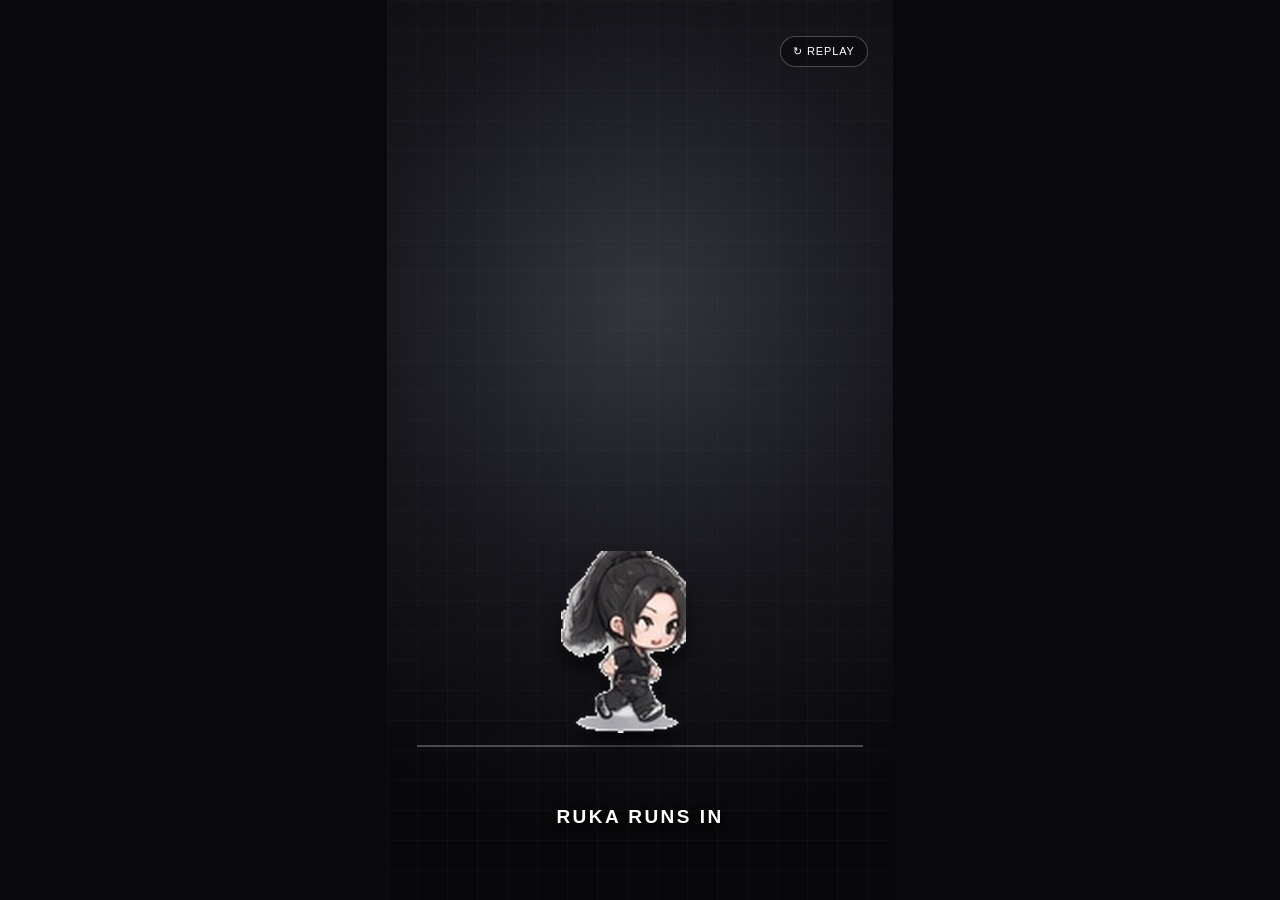
<file: ruka-motion-pc/index.html>
<!doctype html>
<html lang="ja">
<head>
<meta charset="utf-8">
<meta name="viewport" content="width=device-width,initial-scale=1,viewport-fit=cover">
<title>RUKA Motion Demo</title>
<style>
*{box-sizing:border-box}
html,body{margin:0;width:100%;height:100%;overflow:hidden;background:#09090d;font-family:Arial,sans-serif}
#stage{position:relative;margin:auto;height:100svh;max-width:56.25svh;aspect-ratio:9/16;overflow:hidden;color:#fff;
background:radial-gradient(circle at 50% 34%,#35353e 0,#17171d 42%,#08080b 82%)}
#stage:before{content:"";position:absolute;inset:0;background:
linear-gradient(90deg,#ffffff09 1px,transparent 1px),linear-gradient(#ffffff09 1px,transparent 1px);
background-size:30px 30px;opacity:.7}
#logo{position:absolute;top:7%;left:7%;font-size:min(15vw,76px);font-weight:900;letter-spacing:-.07em;opacity:0;
transform:translateY(-10px);transition:.45s}
#small{position:absolute;top:17.2%;left:8%;font-size:min(2.85vw,14px);letter-spacing:.30em;line-height:1.4;opacity:0;transition:.45s}
#actor{position:absolute;width:180px;height:210px;left:-45%;bottom:17.5%;z-index:5;
background-image:url("assets/ruka-sprites.png");background-repeat:no-repeat;
background-size:4140px 210px;
filter:drop-shadow(0 15px 8px #0008);transform-origin:50% 92%;
image-rendering:auto}
.floor{position:absolute;left:6%;right:6%;bottom:17%;height:2px;background:#ffffff42;box-shadow:0 0 24px #ffffff20}
#caption{position:absolute;left:5%;right:5%;bottom:8%;z-index:10;text-align:center;font-weight:900;
font-size:min(4vw,19px);letter-spacing:.13em;text-shadow:0 2px 8px #000}
#fx{position:absolute;inset:0;z-index:8;pointer-events:none}
.fx{position:absolute;font-size:min(9vw,44px);animation:float 1.45s ease-out forwards}
@keyframes float{0%{opacity:0;transform:translateY(18px) scale(.5)}25%{opacity:1}
100%{opacity:0;transform:translateY(-125px) scale(1.2) rotate(12deg)}}
@keyframes bob{50%{transform:translateY(-5px)}}
@keyframes hop{45%{transform:translateY(-90px)}70%{transform:translateY(4px) scale(1.04,.96)}}
@keyframes danceMove{20%{transform:rotate(-6deg) translateY(-6px)}40%{transform:rotate(6deg)}
60%{transform:rotate(-5deg) translateY(-7px)}80%{transform:rotate(6deg)}}
@keyframes finalHop{0%,100%{transform:scale(1.14) translateY(0)}45%{transform:scale(1.14) translateY(-22px)}70%{transform:scale(1.16,.98) translateY(2px)}}
@keyframes stageFade{to{opacity:0}}
#replay{position:absolute;top:4%;right:5%;z-index:20;border:1px solid #ffffff40;background:#0005;color:#fff;
padding:8px 12px;border-radius:999px;font-size:11px;letter-spacing:.08em}

/* Mobile-only header fix. Desktop keeps the original absolute coordinates. */
@media (max-width:600px){
  #header{
    position:absolute;
    z-index:12;
    top:max(6.2%,calc(env(safe-area-inset-top) + 18px));
    left:7%;
    right:7%;
    display:flex;
    flex-direction:column;
    align-items:flex-start;
    gap:9px;
    pointer-events:none;
  }
  #logo{
    position:static;
    font-size:clamp(38px,14vw,58px);
    line-height:.88;
    letter-spacing:-.07em;
    white-space:nowrap;
  }
  #small{
    position:static;
    font-size:clamp(10px,2.9vw,13px);
    line-height:1.15;
    letter-spacing:.20em;
    white-space:nowrap;
    max-width:100%;
  }
  #replay{
    top:max(2.2%,calc(env(safe-area-inset-top) + 8px));
    right:4%;
    padding:7px 10px;
    font-size:10px;
  }
}
</style>
</head>
<body>
<main id="stage">
<div id="header"><div id="logo">RUKA</div><div id="small">20 SECOND MOTION</div></div>
<div id="actor" aria-label="RUKA"></div>
<div id="fx"></div><div class="floor"></div>
<div id="caption">READY...</div>
<button id="replay">↻ REPLAY</button>
</main>
<script>
const a=document.querySelector("#actor"), cap=document.querySelector("#caption"),
logo=document.querySelector("#logo"), small=document.querySelector("#small"), fx=document.querySelector("#fx");
const FW=180, TOTAL=23;
const IDLE=[0, 1, 2, 3, 4], WALK=[5, 6, 7, 8, 9, 10, 11], RUN=[12, 13, 14, 15, 16, 17];
const JUMP=18, SIT=19, ITEM=20, HEART=21, DANCE=22;
let timers=[], loopTimer=null;

function frame(i){a.style.backgroundPosition=`-${i*FW}px 0px`;}
function stopLoop(){if(loopTimer) clearInterval(loopTimer); loopTimer=null;}
function loop(seq,fps=7){
  stopLoop(); let j=0; frame(seq[0]);
  loopTimer=setInterval(()=>{j=(j+1)%seq.length;frame(seq[j]);},1000/fps);
}
function pose(i){stopLoop();frame(i);}
function later(ms,fn){timers.push(setTimeout(fn,ms));}
function say(s){cap.textContent=s;}
function burst(symbol,n=6){
 for(let i=0;i<n;i++) later(i*100,()=>{
   const e=document.createElement("span");e.className="fx";e.textContent=symbol;
   e.style.left=(40+Math.random()*30)+"%";e.style.top=(36+Math.random()*23)+"%";
   fx.appendChild(e);setTimeout(()=>e.remove(),1500);
 });
}
function resetActor(){
 stopLoop(); timers.forEach(clearTimeout); timers=[]; fx.innerHTML="";
 a.style.transition="none";a.style.left="-45%";a.style.bottom="17.5%";a.style.transform="";
 a.style.animation="";document.querySelector("#stage").style.animation="";document.querySelector("#stage").style.opacity="1";
 logo.style.opacity=0;logo.style.transform="translateY(-10px)";
 small.style.opacity=0;small.textContent="20 SECOND MOTION";say("READY...");pose(RUN[0]);
}
function run(){
 resetActor();

 // 0-2s: actual running frames while crossing into the scene
 loop(RUN,10); say("RUKA RUNS IN");
 requestAnimationFrame(()=>requestAnimationFrame(()=>{
   a.style.transition="left 1.75s linear";a.style.left="29%";
 }));

 // 2-5s: stop + idle sprites
 later(1800,()=>{loop(IDLE,4);say("HELLO, RUKA.");a.style.animation="bob 1s ease-in-out infinite";});
 later(2300,()=>{logo.style.opacity=1;logo.style.transform="translateY(0)";small.style.opacity=1;});

 // 5-8s: heart pose, then idle
 later(5000,()=>{a.style.animation="";pose(HEART);say("♡");burst("♥",7);});
 later(6650,()=>{loop(IDLE,4);a.style.animation="bob 1s ease-in-out infinite";say("READY?");});

 // 8-9.5s: dedicated jump pose + vertical movement
 later(8000,()=>{a.style.animation="hop 1.15s ease-in-out";pose(JUMP);say("JUMP!");});
 later(9150,()=>{a.style.animation="";loop(WALK,9);say("WALK →");
   a.style.transition="left 2.2s linear";a.style.left="51%";
 });

 // 11.4-12s: turn back using run sprites
 later(11350,()=>{loop(RUN,10);a.style.transition="left .65s linear";a.style.left="31%";});

 // 12-16s: dance pose + body rhythm + notes
 later(12000,()=>{pose(DANCE);a.style.animation="danceMove .6s ease-in-out infinite";say("DANCE MODE");burst("♪",10);});

 // 16-17s: item discovery. No long break; keep the ending moving.
 later(15800,()=>{a.style.animation="";pose(ITEM);say("FOUND SOMETHING!");});

 // 17-18s: heart reveal + name
 later(17000,()=>{pose(HEART);say("RUKA");burst("♥",5);
   a.style.transition="transform .7s ease";a.style.transform="scale(1.14)";
 });

 // 18-19s: goodbye title appears separately so the header never feels stacked
 later(18000,()=>{small.textContent="SEE YOU NEXT TIME";});

 // 19-19.65s: one small cute hop instead of holding on a static frame
 later(19000,()=>{a.style.transition="none";a.style.animation="finalHop .62s ease-in-out";});

 // 19.65-20s: clean fade to black
 later(19650,()=>{stopLoop();document.querySelector("#stage").style.animation="stageFade .35s linear forwards";});
}
document.querySelector("#replay").addEventListener("click",run);
run();
</script>
</body>
</html>
</file>
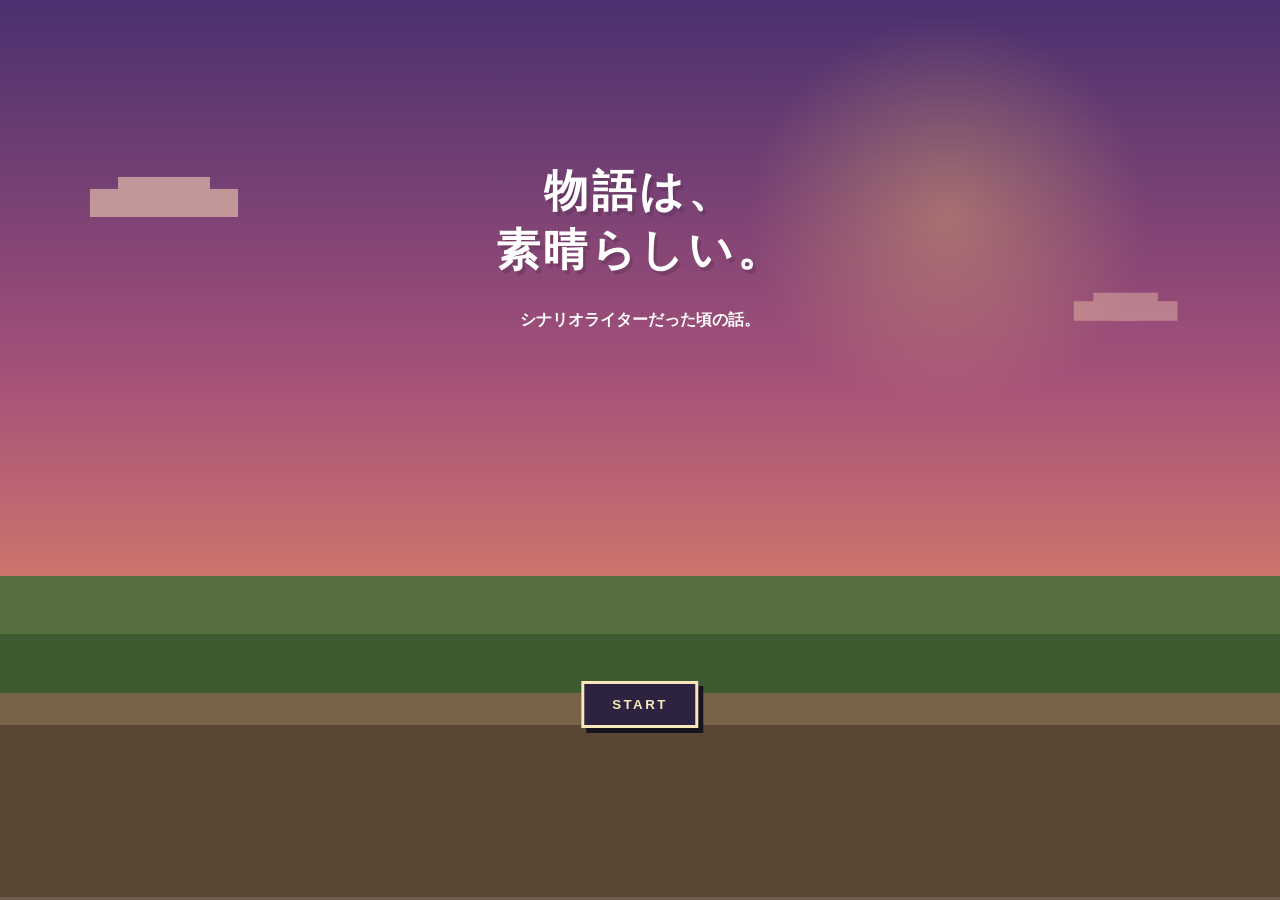
<file: scenario/index.html>
<!doctype html>
<html lang="ja">
<head>
<meta charset="utf-8">
<meta name="viewport" content="width=device-width,initial-scale=1,viewport-fit=cover">
<title>物語は、素晴らしい。</title>
<style>
*{box-sizing:border-box}
html,body{margin:0;height:100%;overflow:hidden;background:#11131b}
body{font-family:"Yu Gothic","Hiragino Kaku Gothic ProN",system-ui,sans-serif;color:#fff}
#app{position:relative;width:100vw;height:100dvh;min-height:100vh;overflow:hidden;background:#11131b}
.scene{position:absolute;inset:0;opacity:0;pointer-events:none;transition:opacity .5s ease}
.scene.active{opacity:1;pointer-events:auto}
.stage{position:absolute;inset:0;overflow:hidden}

/* ---------- START ---------- */
.start{
 background:
 radial-gradient(circle at 74% 24%,rgba(255,209,105,.32),transparent 17%),
 linear-gradient(180deg,#49306f 0%,#a85279 43%,#db8467 73%,#efc27c 100%);
}
.start:after{
 content:"";position:absolute;left:0;right:0;bottom:0;height:36%;
 background:
 linear-gradient(#566f3e 0 18%,#3f5a31 18% 36%,#786347 36% 46%,#5a4634 46% 100%);
 image-rendering:pixelated
}
.pixel-cloud{position:absolute;width:92px;height:28px;background:#f3cfb1;opacity:.6;box-shadow:28px -12px 0 #f3cfb1,56px 0 0 #f3cfb1}
.pc1{left:7%;top:21%}.pc2{right:10%;top:33%;transform:scale(.7);opacity:.4}
.start h1{position:absolute;z-index:5;top:12%;left:8%;right:8%;margin:0;text-align:center;font:800 clamp(30px,8vw,52px)/1.35 "Yu Mincho","Hiragino Mincho ProN",serif;letter-spacing:.08em;text-shadow:3px 4px 0 rgba(68,35,66,.26)}
.start p{position:absolute;z-index:5;top:31%;left:12%;right:12%;margin:0;text-align:center;font-weight:700;font-size:clamp(14px,3.7vw,19px);line-height:1.8}
#startBtn{position:absolute;z-index:7;left:50%;bottom:10%;transform:translateX(-50%);border:3px solid #f6e8ba;background:#2d2341;color:#f6e8ba;padding:13px 28px;font-weight:900;letter-spacing:.18em;box-shadow:5px 5px 0 #17131f}

/* ---------- JRPG CHARACTER ---------- */
.hero{
 --s:1;
 position:absolute;width:48px;height:64px;transform:scale(var(--s));transform-origin:50% 100%;
 image-rendering:pixelated;z-index:20;
}
.hero .shadow{position:absolute;left:8px;bottom:0;width:32px;height:8px;background:rgba(0,0,0,.26);border-radius:50%}
.hero .hair{position:absolute;left:12px;top:2px;width:24px;height:12px;background:#171923;box-shadow:-4px 4px 0 #171923,4px 4px 0 #171923}
.hero .face{position:absolute;left:14px;top:10px;width:20px;height:14px;background:#efc49c}
.hero .body{position:absolute;left:10px;top:24px;width:28px;height:22px;background:#355f9d;box-shadow:0 5px 0 #244674}
.hero .belt{position:absolute;left:10px;top:41px;width:28px;height:4px;background:#9a6a37}
.hero .legL,.hero .legR{position:absolute;top:46px;width:8px;height:14px;background:#29324a}
.hero .legL{left:13px}.hero .legR{right:13px}
.hero .shoeL,.hero .shoeR{position:absolute;top:58px;width:11px;height:5px;background:#171923}
.hero .shoeL{left:10px}.hero .shoeR{right:10px}

/* no limb rotation; actual 2-frame JRPG stepping */
.hero.walk .legL,.hero.walk .shoeL{animation:stepL .34s steps(1,end) infinite}
.hero.walk .legR,.hero.walk .shoeR{animation:stepR .34s steps(1,end) infinite}
.hero.walk{animation:bob .34s steps(1,end) infinite}
@keyframes stepL{0%,49%{transform:translateY(0)}50%,100%{transform:translateY(-4px)}}
@keyframes stepR{0%,49%{transform:translateY(-4px)}50%,100%{transform:translateY(0)}}
@keyframes bob{0%,49%{margin-top:0}50%,100%{margin-top:-2px}}

.hero.run .legL,.hero.run .shoeL{animation:stepL .18s steps(1,end) infinite}
.hero.run .legR,.hero.run .shoeR{animation:stepR .18s steps(1,end) infinite}
.hero.run{animation:bob .18s steps(1,end) infinite}

/* ---------- MESSAGE WINDOW ---------- */
.msgbox{
 position:absolute;z-index:80;left:50%;transform:translateX(-50%);
 width:min(84vw,620px);padding:10px 14px 11px;
 background:#15182a;border:3px solid #f0ead5;
 box-shadow:0 0 0 3px #343858,5px 6px 0 rgba(0,0,0,.25);
 font-weight:700;font-size:clamp(13px,3.2vw,18px);line-height:1.55;letter-spacing:.025em;text-align:left;
}
.msgbox.top{top:calc(env(safe-area-inset-top,0px) + 14px)}
.msgbox.bottom{bottom:calc(env(safe-area-inset-bottom,0px) + 16px)}
.msgbox span{display:block}
.name{color:#ffd873;margin-bottom:3px;font-size:.82em}

/* ---------- SCENE 1: CITY ---------- */
.s1{background:linear-gradient(#35217a 0 45%,#ce5e8f 45% 70%,#eeb169 70% 100%)}
.s1 .ground{position:absolute;left:0;right:0;bottom:0;height:37%;background:
repeating-linear-gradient(0deg,#5c5639 0 16px,#686144 16px 32px),
repeating-linear-gradient(90deg,transparent 0 31px,rgba(255,255,255,.04) 31px 32px)}
.building{position:absolute;bottom:37%;background:#38295b;border-top:5px solid #75528f;box-shadow:inset 0 -15px 0 rgba(0,0,0,.12)}
.b1{left:2%;width:18%;height:28%}.b2{left:24%;width:22%;height:36%}.b3{right:28%;width:18%;height:25%}.b4{right:3%;width:21%;height:39%}
.win{position:absolute;width:8px;height:9px;background:#ffd76b;box-shadow:18px 0 0 #ffd76b,36px 0 0 #ffd76b,0 18px 0 #ffd76b,18px 18px 0 #ffd76b,36px 18px 0 #ffd76b;opacity:.78}
.b1 .win,.b2 .win,.b3 .win,.b4 .win{left:10px;top:12px}
.command{position:absolute;padding:6px 9px;background:#f4ead1;color:#362949;border:2px solid #2a2340;font-weight:900;font-size:12px;box-shadow:3px 3px 0 rgba(0,0,0,.18);animation:floatStep 1.6s steps(2,end) infinite}
.cm1{left:9%;top:26%}.cm2{left:42%;top:19%}.cm3{right:8%;top:31%}.cm4{right:32%;top:52%}
@keyframes floatStep{50%{transform:translateY(-8px)}}
.s1 .hero{left:7%;bottom:9%;animation:move1 8s steps(18,end) forwards,bob .34s steps(1,end) infinite}
@keyframes move1{to{left:76%}}

/* ---------- SCENE 2: STORM ---------- */
.s2{background:linear-gradient(#10182e 0 44%,#27304c 44% 70%,#5a2d42 70% 100%)}
.s2 .ground{position:absolute;left:0;right:0;bottom:0;height:28%;background:#39384a}
.rain{position:absolute;inset:-10%;background:repeating-linear-gradient(110deg,transparent 0 16px,#8fb9dc 17px 19px,transparent 20px 32px);opacity:.5;animation:rain .32s linear infinite}
@keyframes rain{to{transform:translate(-28px,74px)}}
.lightning{position:absolute;left:58%;top:1%;width:26px;height:52%;background:#fff36e;clip-path:polygon(40% 0,100% 0,63% 38%,100% 38%,8% 100%,37% 55%,0 55%);filter:drop-shadow(0 0 12px #ffef63);animation:flash 1.9s steps(1,end) infinite}
@keyframes flash{0%,78%,100%{opacity:0}80%,86%{opacity:1}}
.s2 .hero{left:10%;bottom:12%;animation:move2 7.6s steps(17,end) forwards,bob .18s steps(1,end) infinite}
@keyframes move2{to{left:47%}}
.rival{position:absolute;right:12%;bottom:12%;width:56px;height:78px;filter:drop-shadow(0 0 12px rgba(255,255,255,.8))}
.rival .head{position:absolute;left:16px;top:0;width:24px;height:18px;background:#fff}
.rival .body{position:absolute;left:10px;top:18px;width:36px;height:42px;background:#fff}
.rival .legs{position:absolute;left:13px;top:59px;width:10px;height:19px;background:#fff;box-shadow:20px 0 0 #fff}
.wave{position:absolute;left:0;right:0;bottom:0;height:20%;background:#0f4972;clip-path:polygon(0 48%,8% 28%,17% 50%,28% 22%,38% 53%,49% 20%,61% 54%,73% 27%,84% 55%,93% 31%,100% 50%,100% 100%,0 100%);animation:wave 1s steps(3,end) infinite}
@keyframes wave{50%{transform:translateY(-12px)}}

/* ---------- SCENE 3: UNDERSEA ---------- */
.s3{background:linear-gradient(#1ca9d1 0 12%,#0b5b87 28%,#073354 55%,#061320 100%)}
.s3 .surface{position:absolute;left:0;right:0;top:0;height:13%;background:repeating-linear-gradient(90deg,#75dded 0 26px,#a1ecf5 26px 52px)}
.s3 .hero{left:47%;top:64%;transform:rotate(-90deg) scale(1.05);animation:swimMove 10.5s steps(16,end) forwards}
.s3 .hero .legL,.s3 .hero .shoeL{animation:stepL .42s steps(1,end) infinite}
.s3 .hero .legR,.s3 .hero .shoeR{animation:stepR .42s steps(1,end) infinite}
@keyframes swimMove{to{top:22%;left:52%}}
.bubble{position:absolute;border:3px solid rgba(170,240,255,.5);width:10px;height:10px;animation:bubble 5s linear infinite}
.bb1{left:17%;bottom:-5%}.bb2{left:68%;bottom:-8%;animation-delay:1.3s}.bb3{left:81%;bottom:-3%;animation-delay:2.2s}
@keyframes bubble{to{transform:translateY(-100vh);opacity:0}}

.pixelClock{
 position:absolute;width:58px;height:58px;border:4px solid rgba(164,240,255,.82);
 background:rgba(4,35,57,.58);border-radius:50%;
 box-shadow:0 0 0 3px rgba(29,120,151,.45),0 0 18px rgba(85,225,255,.35);
 animation:clockFloat 5.8s steps(12,end) infinite;
}
.pixelClock:before{
 content:"";position:absolute;left:50%;top:8px;width:4px;height:22px;
 margin-left:-2px;background:#d8fbff;transform-origin:50% 20px;
 animation:handSpin 1.15s steps(12,end) infinite;
}
.pixelClock:after{
 content:"";position:absolute;left:50%;top:16px;width:4px;height:15px;
 margin-left:-2px;background:#77dff1;transform-origin:50% 12px;
 animation:handSpin 5.2s steps(12,end) infinite reverse;
}
.pcA{left:10%;top:34%}
.pcB{right:11%;top:53%;transform:scale(.72);animation-delay:.7s}
.pcC{left:28%;top:67%;transform:scale(.52);animation-delay:1.5s}
.pcD{right:27%;top:21%;transform:scale(.42);animation-delay:2.2s}
.pixelClock i{
 position:absolute;left:25px;top:25px;width:8px;height:8px;background:#e5fbff;border-radius:50%;
 box-shadow:0 -21px 0 -2px #9eeeff,0 21px 0 -2px #9eeeff,21px 0 0 -2px #9eeeff,-21px 0 0 -2px #9eeeff;
}
@keyframes handSpin{to{transform:rotate(360deg)}}
@keyframes clockFloat{
 0%{margin-top:0;opacity:.25}
 20%{opacity:.95}
 60%{margin-top:-18px}
 100%{margin-top:-36px;opacity:.2}
}

/* ---------- SCENE 4: SEA PARTING ---------- */
.s4{background:#07141d}
.sea{position:absolute;top:0;bottom:0;width:51%;background:repeating-linear-gradient(0deg,#0e7fac 0 16px,#11688f 16px 32px);z-index:8;transition:transform 1.7s steps(8,end)}
.leftsea{left:0}.rightsea{right:0}
.foam{position:absolute;top:0;bottom:0;width:9px;background:#dffbff;box-shadow:0 0 16px #dffbff}
.leftsea .foam{right:0}.rightsea .foam{left:0}
.s4.open .leftsea{transform:translateX(-88%)}.s4.open .rightsea{transform:translateX(88%)}
.path{position:absolute;left:50%;bottom:0;transform:translateX(-50%);width:44%;height:86%;background:
repeating-linear-gradient(0deg,#8a704c 0 18px,#755c3f 18px 36px);clip-path:polygon(44% 0,56% 0,100% 100%,0 100%)}
.s4 .hero{left:50%;bottom:8%;margin-left:-24px}
.s4.open .hero{animation:forwardWalk 6.2s steps(14,end) forwards,bob .34s steps(1,end) infinite}
@keyframes forwardWalk{
  0%{bottom:8%;--s:1}
  100%{bottom:52%;--s:.58}
}
.empty-party{position:absolute;left:8%;right:8%;bottom:7%;height:54px;border:3px solid rgba(255,255,255,.18);opacity:0;transition:opacity 1s ease}
.empty-party:before{content:"PARTY";position:absolute;left:8px;top:-22px;color:rgba(255,255,255,.28);font:900 12px ui-monospace}
.s4.open .empty-party{opacity:1}

/* ---------- SCENE 5: LETTERS ---------- */
.s5{background:linear-gradient(#37314a 0 50%,#62526a 50% 72%,#8e6267 72% 100%);transition:background 2.5s ease}
.s5.light{background:linear-gradient(#7c55a5 0 27%,#e96f8b 27% 55%,#f4b661 55% 78%,#f9db8f 78% 100%)}
.s5 .ground{position:absolute;left:0;right:0;bottom:0;height:28%;background:#443b48}
.s5.light .ground{background:#806b45}
.s5 .hero{left:50%;bottom:10%;margin-left:-24px}
.letter{position:absolute;width:46px;height:32px;background:#fff3d5;border:2px solid #795b43;box-shadow:3px 3px 0 rgba(0,0,0,.16);animation:letter 4.7s steps(10,end) infinite}
.l1{left:17%;top:-8%}.l2{left:47%;top:-12%;animation-delay:1s}.l3{left:73%;top:-10%;animation-delay:2s}
@keyframes letter{to{transform:translateY(115vh) rotate(180deg)}}
.support{position:absolute;z-index:10;left:50%;transform:translateX(-50%);padding:7px 10px;background:#fff3d6;color:#463148;border:2px solid #4a3853;font-size:clamp(12px,3vw,16px);font-weight:900;opacity:0;transition:opacity .4s}
.sp1{top:20%}.sp2{top:34%}.sp3{top:48%}
.s5.p1 .sp1,.s5.p2 .sp1,.s5.p2 .sp2,.s5.p3 .sp1,.s5.p3 .sp2,.s5.p3 .sp3{opacity:1}

/* ---------- SCENE 6: THREADS ---------- */
.s6{background:linear-gradient(#33204f 0 55%,#191624 55% 100%)}
.s6 .ground{position:absolute;left:0;right:0;bottom:0;height:30%;background:#2e2833}
#threadCanvas{position:absolute;inset:0;width:100%;height:100%}
.s6 .hero{left:50%;bottom:10%;margin-left:-24px}

.emotion{
 position:absolute;width:38px;height:38px;border:3px solid currentColor;background:#f6df83;
 border-radius:50%;box-shadow:0 0 18px currentColor,4px 4px 0 rgba(0,0,0,.15);
 image-rendering:pixelated;opacity:.2;transform:scale(.7);
 transition:opacity .5s ease,transform .5s steps(3,end);
}
.s6.lit .emotion{opacity:1;transform:scale(1)}
.emotion:before,.emotion:after{content:"";position:absolute;background:#392a3b}
.emotion .mouth{position:absolute;left:9px;right:9px;top:23px;height:6px;border-bottom:4px solid #392a3b;border-radius:0 0 18px 18px}
.happy{left:24%;top:31%;color:#ff758f;background:#ffd86e}
.happy:before{left:8px;top:10px;width:5px;height:5px}.happy:after{right:8px;top:10px;width:5px;height:5px}
.sad{left:34%;top:46%;color:#65d9ff;background:#9adff0}
.sad:before{left:8px;top:11px;width:5px;height:5px}.sad:after{right:8px;top:11px;width:5px;height:5px}
.sad .mouth{top:26px;border-bottom:0;border-top:4px solid #392a3b;border-radius:18px 18px 0 0}
.sad .tear{position:absolute;right:5px;top:17px;width:4px;height:8px;background:#2e8acb}
.angry{right:24%;top:31%;color:#ff7868;background:#f29a78}
.angry:before{left:7px;top:11px;width:8px;height:3px;transform:rotate(20deg)}.angry:after{right:7px;top:11px;width:8px;height:3px;transform:rotate(-20deg)}
.angry .mouth{top:26px;border-bottom:0;border-top:4px solid #392a3b;border-radius:18px 18px 0 0}
.love{right:34%;top:46%;color:#ff70bb;background:#f4b0c8}
.love:before{content:"♥";left:5px;top:3px;background:none;color:#b93271;font-size:13px;line-height:1}
.love:after{content:"♥";right:5px;top:3px;background:none;color:#b93271;font-size:13px;line-height:1}
.love .mouth{top:23px}
.calm{left:50%;top:23%;margin-left:-19px;color:#a9ff9b;background:#d7eaa1}
.calm:before{left:7px;top:13px;width:8px;height:3px}.calm:after{right:7px;top:13px;width:8px;height:3px}
.calm .mouth{top:23px}

.endline{
 position:absolute;z-index:90;left:50%;bottom:8%;transform:translateX(-50%);
 width:min(74vw,500px);text-align:center;font:600 clamp(12px,3vw,16px)/1.7 "Yu Mincho","Hiragino Mincho ProN",serif;
 letter-spacing:.05em;opacity:0;transition:opacity .65s ease;color:#f3eadc;text-shadow:0 2px 10px rgba(0,0,0,.55)
}
.endline.show{opacity:1}
.fadeout{position:absolute;inset:0;z-index:100;background:#11131b;opacity:0;pointer-events:none;transition:opacity 1.4s ease}
.fadeout.show{opacity:1}

/* progress */
.progress{position:absolute;z-index:200;left:0;right:0;bottom:0;height:3px;background:rgba(255,255,255,.12)}
.progress i{display:block;width:0;height:100%;background:#f1d26e}

/* V9 TikTok vertical-video safe composition */
:root{
  --tt-safe-bottom:max(18vh,150px);
  --tt-safe-top:max(7vh,54px);
}
.msgbox.bottom{
  bottom:calc(var(--tt-safe-bottom) + env(safe-area-inset-bottom,0px));
}
.s5 .msgbox.bottom{
  bottom:calc(var(--tt-safe-bottom) + env(safe-area-inset-bottom,0px));
}
.endline{
  bottom:calc(var(--tt-safe-bottom) + 8px) !important;
}
.s1 .hero,.s2 .hero,.s5 .hero,.s6 .hero{
  margin-bottom:var(--tt-safe-bottom);
}
.s1 .ground,.s2 .ground,.s5 .ground,.s6 .ground{
  padding-bottom:var(--tt-safe-bottom);
}
.s4 .hero{bottom:calc(8% + var(--tt-safe-bottom)) !important}
.s4.open .hero{animation:forwardWalkSafe 6.2s steps(14,end) forwards,bob .34s steps(1,end) infinite}
@keyframes forwardWalkSafe{
  0%{bottom:calc(8% + var(--tt-safe-bottom));--s:1}
  100%{bottom:58%;--s:.58}
}
.s4 .empty-party{bottom:calc(var(--tt-safe-bottom) + 4px)}
/* Keep final emotion cluster in the middle third, never near TikTok chrome */
.s6 .happy{left:26%;top:30%}
.s6 .sad{left:35%;top:43%}
.s6 .angry{right:26%;top:30%}
.s6 .love{right:35%;top:43%}
.s6 .calm{left:50%;top:21%;margin-left:-19px}

/* opening card is intentionally brief */
.start h1{top:18%;font-size:clamp(25px,7vw,44px)}
.start p{top:34%;font-size:clamp(12px,3.2vw,16px)}
#startBtn{bottom:calc(var(--tt-safe-bottom) + 10px)}
.start.go h1,.start.go p{animation:introVanish .42s ease forwards}
@keyframes introVanish{to{opacity:0;transform:translateX(-50%) translateY(-8px)}}


/* V10 opening typography: explicit Japanese phrase breaks */
.start h1{
  left:50%;right:auto;width:min(78vw,520px);
  transform:translateX(-50%);
  white-space:normal;
  word-break:keep-all;
  overflow-wrap:normal;
  line-break:strict;
}
.start h1 span{display:block;white-space:nowrap}
.start p{
  left:50%;right:auto;width:min(82vw,560px);
  transform:translateX(-50%);
  white-space:normal;
  word-break:keep-all;
  overflow-wrap:normal;
  line-break:strict;
}
.start p span{display:block;white-space:nowrap}
@media (max-width:390px){
  .start h1{width:88vw;font-size:clamp(23px,6.7vw,34px)}
  .start p{width:90vw;font-size:clamp(11px,3vw,14px)}
}

</style>
</head>
<body>
<div id="app">
<section id="start" class="scene start active">
  <div class="pixel-cloud pc1"></div><div class="pixel-cloud pc2"></div>
  <h1><span>物語は、</span><span>素晴らしい。</span></h1>
  <p><span>シナリオライターだった頃の話。</span></p>
  <button id="startBtn">START</button>
</section>

<section id="s1" class="scene s1">
  <div class="stage">
    <div class="building b1"><i class="win"></i></div><div class="building b2"><i class="win"></i></div><div class="building b3"><i class="win"></i></div><div class="building b4"><i class="win"></i></div>
    <div class="ground"></div>
    <div class="command cm1">台詞</div><div class="command cm2">分岐</div><div class="command cm3">キャラクター</div><div class="command cm4">世界設定</div>
    <div class="hero walk"><i class="shadow"></i><i class="hair"></i><i class="face"></i><i class="body"></i><i class="belt"></i><i class="legL"></i><i class="legR"></i><i class="shoeL"></i><i class="shoeR"></i></div>
  </div>
  <div class="msgbox top"><span class="name">SCENE 01</span><span>シナリオの世界は、</span><span>見るものすべてが新鮮だった。</span></div>
</section>

<section id="s2" class="scene s2">
  <div class="stage">
    <div class="ground"></div><div class="rain"></div><div class="lightning"></div>
    <div class="hero run"><i class="shadow"></i><i class="hair"></i><i class="face"></i><i class="body"></i><i class="belt"></i><i class="legL"></i><i class="legR"></i><i class="shoeL"></i><i class="shoeR"></i></div>
    <div class="rival"><i class="head"></i><i class="body"></i><i class="legs"></i></div><div class="wave"></div>
  </div>
  <div class="msgbox top"><span class="name">SCENE 02</span><span>そして、才能の限界を知った。</span><span>天才は、近いようで遠かった。</span></div>
</section>

<section id="s3" class="scene s3">
  <div class="stage">
    <div class="surface"></div><div class="bubble bb1"></div><div class="bubble bb2"></div><div class="bubble bb3"></div>
    <div class="hero"><i class="shadow"></i><i class="hair"></i><i class="face"></i><i class="body"></i><i class="belt"></i><i class="legL"></i><i class="legR"></i><i class="shoeL"></i><i class="shoeR"></i></div>
    <div class="pixelClock pcA"><i></i></div>
    <div class="pixelClock pcB"><i></i></div>
    <div class="pixelClock pcC"><i></i></div>
    <div class="pixelClock pcD"><i></i></div>
  </div>
  <div class="msgbox bottom"><span class="name">SCENE 03</span><span>それでも、自分を信じた。</span><span>ただ、書き続けた。</span></div>
</section>

<section id="s4" class="scene s4">
  <div class="stage">
    <div class="path"></div><div class="empty-party"></div>
    <div class="hero walk"><i class="shadow"></i><i class="hair"></i><i class="face"></i><i class="body"></i><i class="belt"></i><i class="legL"></i><i class="legR"></i><i class="shoeL"></i><i class="shoeR"></i></div>
    <div class="sea leftsea"><i class="foam"></i></div><div class="sea rightsea"><i class="foam"></i></div>
  </div>
  <div class="msgbox top"><span class="name">SCENE 04</span><span>遠くまで来た。</span><span>でも、隣には誰もいなかった。</span></div>
</section>

<section id="s5" class="scene s5">
  <div class="stage">
    <div class="ground"></div>
    <div class="letter l1"></div><div class="letter l2"></div><div class="letter l3"></div>
    <div class="support sp1">「あなたの物語が好きです」</div>
    <div class="support sp2">「応援してる」</div>
    <div class="support sp3">「頑張って」</div>
    <div class="hero"><i class="shadow"></i><i class="hair"></i><i class="face"></i><i class="body"></i><i class="belt"></i><i class="legL"></i><i class="legR"></i><i class="shoeL"></i><i class="shoeR"></i></div>
  </div>
  <div class="msgbox bottom"><span class="name">SCENE 05</span><span>一人だと思っていた。</span></div>
</section>

<section id="s6" class="scene s6">
  <div class="stage">
    <div class="ground"></div><canvas id="threadCanvas"></canvas>
    <div class="emotion happy"><i class="mouth"></i></div>
    <div class="emotion sad"><i class="mouth"></i><i class="tear"></i></div>
    <div class="emotion angry"><i class="mouth"></i></div>
    <div class="emotion love"><i class="mouth"></i></div>
    <div class="emotion calm"><i class="mouth"></i></div>
    <div class="hero"><i class="shadow"></i><i class="hair"></i><i class="face"></i><i class="body"></i><i class="belt"></i><i class="legL"></i><i class="legR"></i><i class="shoeL"></i><i class="shoeR"></i></div>
  </div>
  <div class="msgbox top"><span class="name">LAST SCENE</span><span>物語は、人と人をつなぐ。</span><span>だから、また紡いでいる。</span></div>
  <div class="endline" id="endline">物語は、素晴らしい。</div>
  <div class="fadeout" id="fadeout"></div>
</section>

<div class="progress"><i id="bar"></i></div>
</div>

<script>
const scenes=[...document.querySelectorAll('.scene')];
const S=id=>document.getElementById(id);
const bar=S('bar');let timers=[],raf=0;
function show(id){scenes.forEach(x=>x.classList.remove('active'));S(id).classList.add('active')}
function later(ms,fn){timers.push(setTimeout(fn,ms))}
function run(){
 timers.forEach(clearTimeout);timers=[];
 show('s1');
 const t0=performance.now(),total=60000;
 const tick=t=>{bar.style.width=Math.min(100,(t-t0)/total*100)+'%';if(t-t0<total)raf=requestAnimationFrame(tick)};
 raf=requestAnimationFrame(tick);

 later(8500,()=>show('s2'));
 later(17000,()=>show('s3'));
 later(29200,()=>{show('s4');later(650,()=>S('s4').classList.add('open'))});
 later(39000,()=>{show('s5');later(1200,()=>S('s5').classList.add('p1'));later(3000,()=>S('s5').classList.add('p2'));later(4900,()=>S('s5').classList.add('p3','light'))});
 later(50500,()=>{show('s6');drawThreads();later(1100,()=>S('s6').classList.add('lit'))});
 later(56000,()=>S('endline').classList.add('show'));
 later(58500,()=>S('fadeout').classList.add('show'));
}
let started=false;
function begin(){
 if(started)return;
 started=true;
 S('start').classList.add('go');
 setTimeout(run,360);
}
S('startBtn').addEventListener('click',begin);
setTimeout(begin,1640);

function drawThreads(){
 const c=S('threadCanvas'),ctx=c.getContext('2d'),r=c.getBoundingClientRect(),d=Math.min(2,devicePixelRatio||1);
 c.width=r.width*d;c.height=r.height*d;ctx.scale(d,d);
 const W=r.width,H=r.height,cx=W/2,cy=H*.76;
 const pts=[[W*.30,H*.33],[W*.39,H*.46],[W*.70,H*.33],[W*.61,H*.46],[W*.50,H*.24]];
 const cols=['#ff758f','#65d9ff','#ff7868','#ff70bb','#a9ff9b'];
 let p=0;
 function f(){
  ctx.clearRect(0,0,W,H);
  pts.forEach((pt,i)=>{
   const q=Math.max(0,Math.min(1,p-i*.13)); if(q<=0)return;
   const [x,y]=pt;
   ctx.strokeStyle=cols[i];ctx.lineWidth=3;ctx.shadowBlur=12;ctx.shadowColor=cols[i];
   ctx.beginPath();ctx.moveTo(cx,cy);ctx.lineTo(cx+(x-cx)*q,cy+(y-cy)*q);ctx.stroke();
  });
  p+=.055;if(p<1.35)requestAnimationFrame(f)
 } f();
}
</script>
</body>
</html>
</file>
